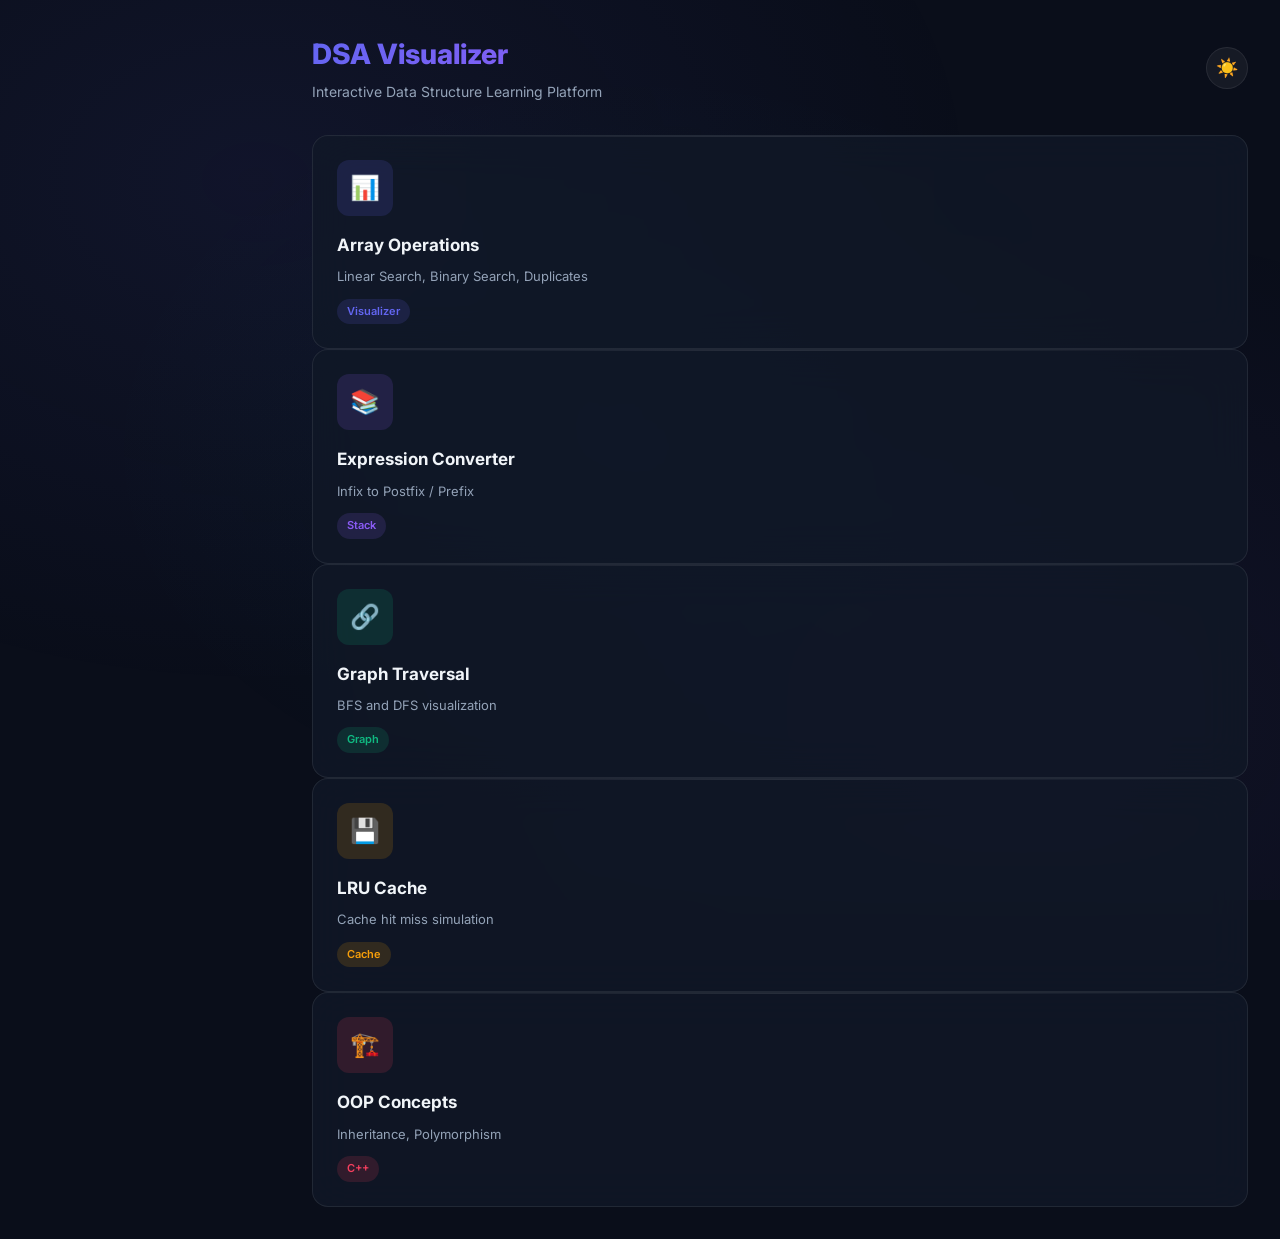
<file: DSA-Visualizer-Interactive-Data-Structure-Learning-Platform/index.html>
<!DOCTYPE html>
<html lang="en">
<head>
<meta charset="UTF-8">
<meta name="viewport" content="width=device-width, initial-scale=1.0">
<title>DSA Visualizer</title>

<link rel="stylesheet" href="css/style.css">
<script defer src="js/app.js"></script>
</head>

<body>

<div id="sidebar"></div>

<main class="main-content">

<div class="page-header">
<div>
<h1>DSA Visualizer</h1>
<p>Interactive Data Structure Learning Platform</p>
</div>
<button class="theme-toggle">☀️</button>
</div>

<div class="dashboard-grid">

<a href="array.html" class="glass-card topic-card card-blue">
<div class="card-icon">📊</div>
<h3>Array Operations</h3>
<p>Linear Search, Binary Search, Duplicates</p>
<span class="card-tag">Visualizer</span>
</a>

<a href="expression.html" class="glass-card topic-card card-purple">
<div class="card-icon">📚</div>
<h3>Expression Converter</h3>
<p>Infix to Postfix / Prefix</p>
<span class="card-tag">Stack</span>
</a>

<a href="graph.html" class="glass-card topic-card card-emerald">
<div class="card-icon">🔗</div>
<h3>Graph Traversal</h3>
<p>BFS and DFS visualization</p>
<span class="card-tag">Graph</span>
</a>

<a href="lru.html" class="glass-card topic-card card-amber">
<div class="card-icon">💾</div>
<h3>LRU Cache</h3>
<p>Cache hit miss simulation</p>
<span class="card-tag">Cache</span>
</a>

<a href="oop.html" class="glass-card topic-card card-rose">
<div class="card-icon">🏗️</div>
<h3>OOP Concepts</h3>
<p>Inheritance, Polymorphism</p>
<span class="card-tag">C++</span>
</a>

</div>

</main>

<script>
document.body.insertAdjacentHTML("afterbegin", getSidebarHTML());
</script>

</body>
</html>
</file>
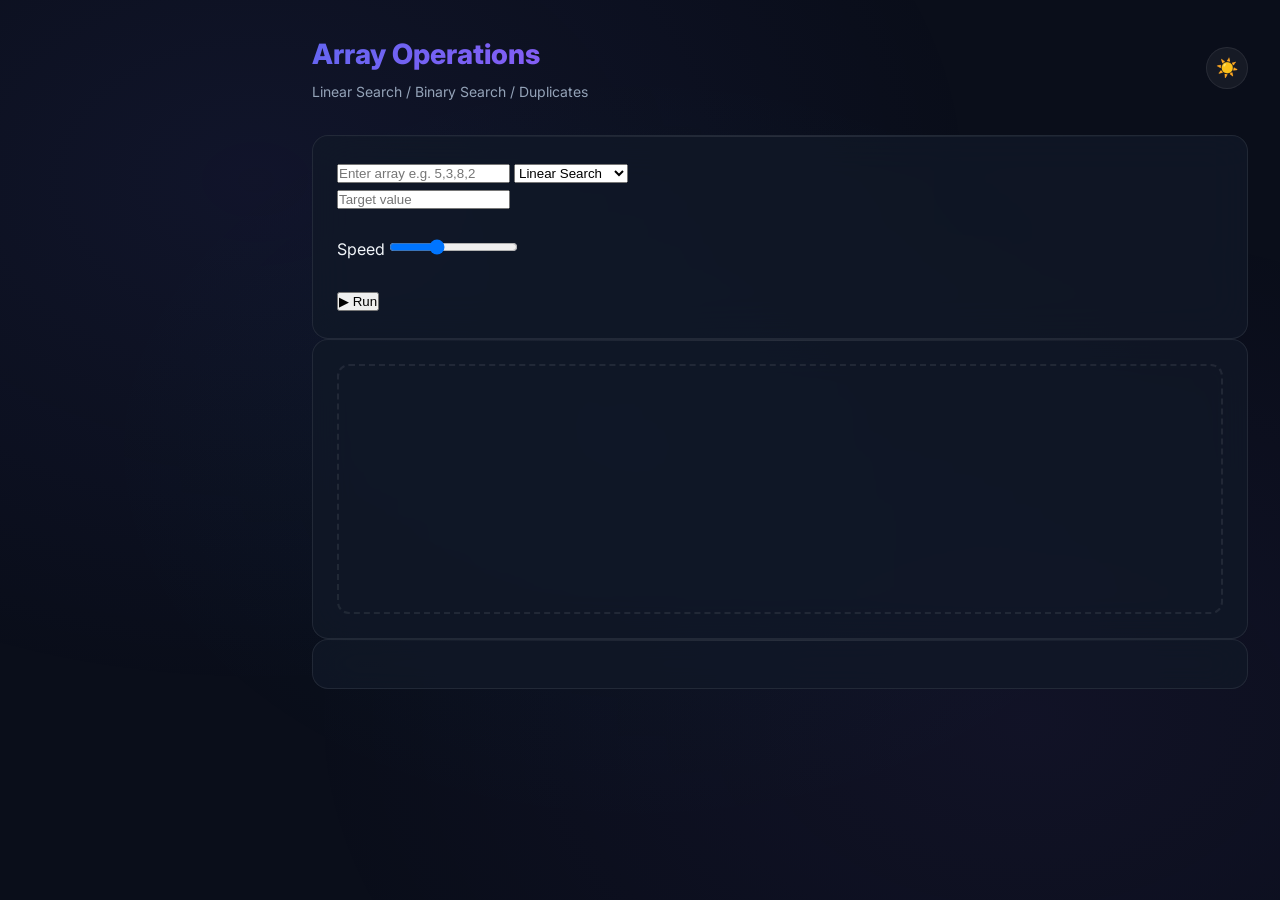
<file: DSA-Visualizer-Interactive-Data-Structure-Learning-Platform/array.html>
<!DOCTYPE html>
<html lang="en">
<head>
<meta charset="UTF-8">
<meta name="viewport" content="width=device-width, initial-scale=1.0">

<title>Array Operations</title>

<link rel="stylesheet" href="css/style.css">

<script defer src="js/app.js"></script>
<script defer src="js/array.js"></script>

</head>

<body>

<script>
document.body.insertAdjacentHTML("afterbegin", getSidebarHTML());
</script>

<main class="main-content">

<div class="page-header">
<div>
<h1>Array Operations</h1>
<p>Linear Search / Binary Search / Duplicates</p>
</div>
<button class="theme-toggle">☀️</button>
</div>

<div class="glass-card">

<input id="arrayInput" placeholder="Enter array e.g. 5,3,8,2">

<select id="operation" onchange="toggleTarget()">
<option value="linear">Linear Search</option>
<option value="binary">Binary Search</option>
<option value="duplicates">Find Duplicates</option>
</select>

<div id="targetGroup">
<input id="targetInput" placeholder="Target value">
</div>

<br>

<label>Speed</label>
<input type="range" id="speedSlider" min="100" max="1500" value="600">

<br><br>

<button id="runBtn" onclick="runArrayOp()">▶ Run</button>

</div>

<div class="glass-card">
<div id="arrayViz" class="array-container"></div>
</div>

<div class="glass-card">
<div id="stepLog"></div>
</div>

<div id="resultBox" class="glass-card" style="display:none">
<h3 id="resultText"></h3>
</div>

</main>

</body>
</html>
</file>
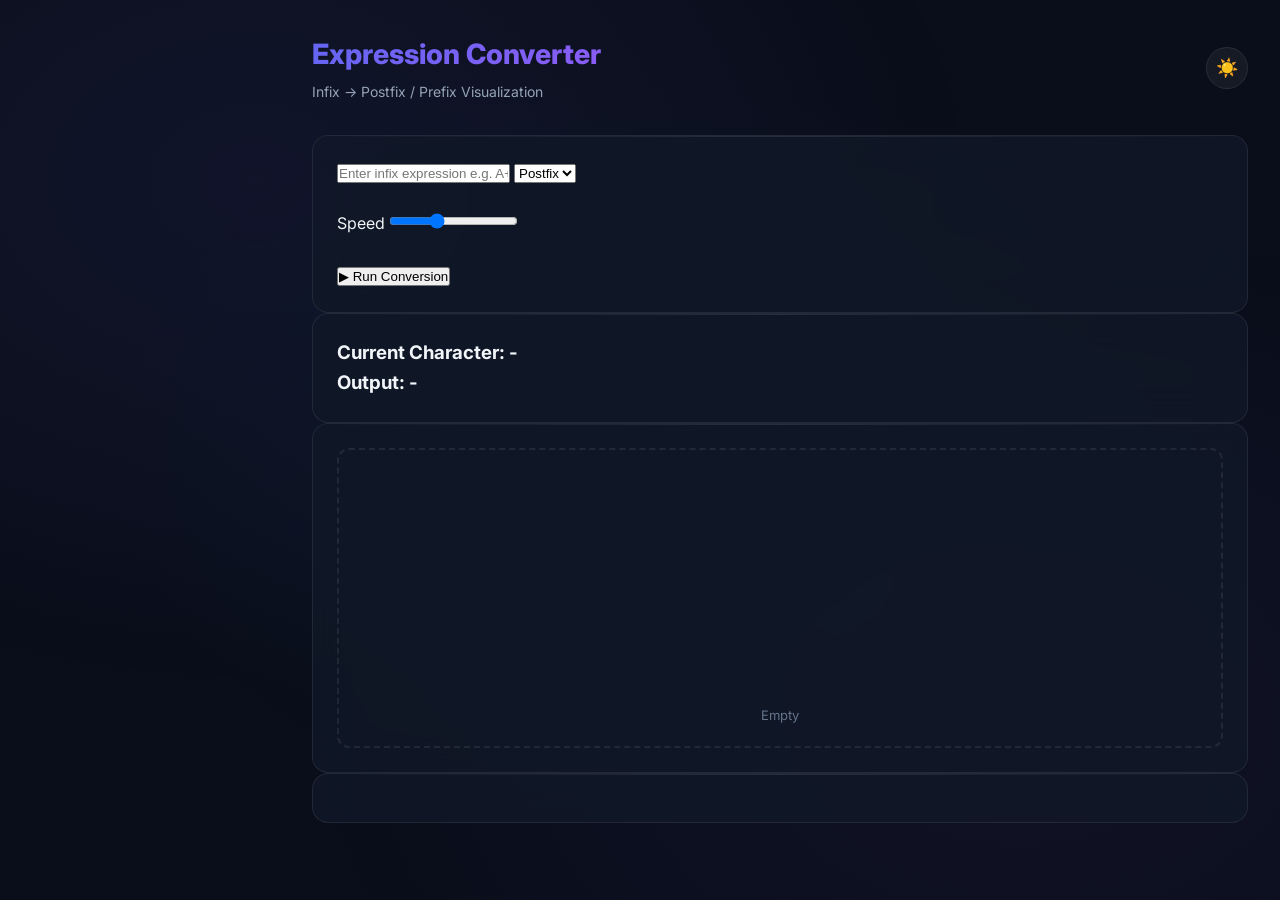
<file: DSA-Visualizer-Interactive-Data-Structure-Learning-Platform/expression.html>
<!DOCTYPE html>
<html lang="en">
<head>
<meta charset="UTF-8">
<meta name="viewport" content="width=device-width, initial-scale=1.0">

<title>Expression Converter</title>

<link rel="stylesheet" href="css/style.css">

<script defer src="js/app.js"></script>
<script defer src="js/expression.js"></script>

</head>

<body>

<script>
document.body.insertAdjacentHTML("afterbegin", getSidebarHTML());
</script>

<main class="main-content">

<div class="page-header">
<div>
<h1>Expression Converter</h1>
<p>Infix → Postfix / Prefix Visualization</p>
</div>
<button class="theme-toggle">☀️</button>
</div>

<div class="glass-card">

<input id="expressionInput" placeholder="Enter infix expression e.g. A+B*C">

<select id="conversionType">
<option value="postfix">Postfix</option>
<option value="prefix">Prefix</option>
</select>

<br><br>

<label>Speed</label>
<input type="range" id="speedSlider" min="100" max="1500" value="600">

<br><br>

<button id="runBtn" onclick="runConversion()">▶ Run Conversion</button>

</div>

<div class="glass-card">
<h3>Current Character: <span id="currentChar">-</span></h3>
<h3>Output: <span id="outputDisplay">-</span></h3>
</div>

<div class="glass-card">
<div id="stackViz" class="stack-container">
<div style="color:var(--text-muted);font-size:13px;">Empty</div>
</div>
</div>

<div class="glass-card">
<div id="stepLog"></div>
</div>

<div id="resultBox" class="glass-card" style="display:none">
<h3 id="resultText"></h3>
</div>

</main>

</body>
</html>
</file>
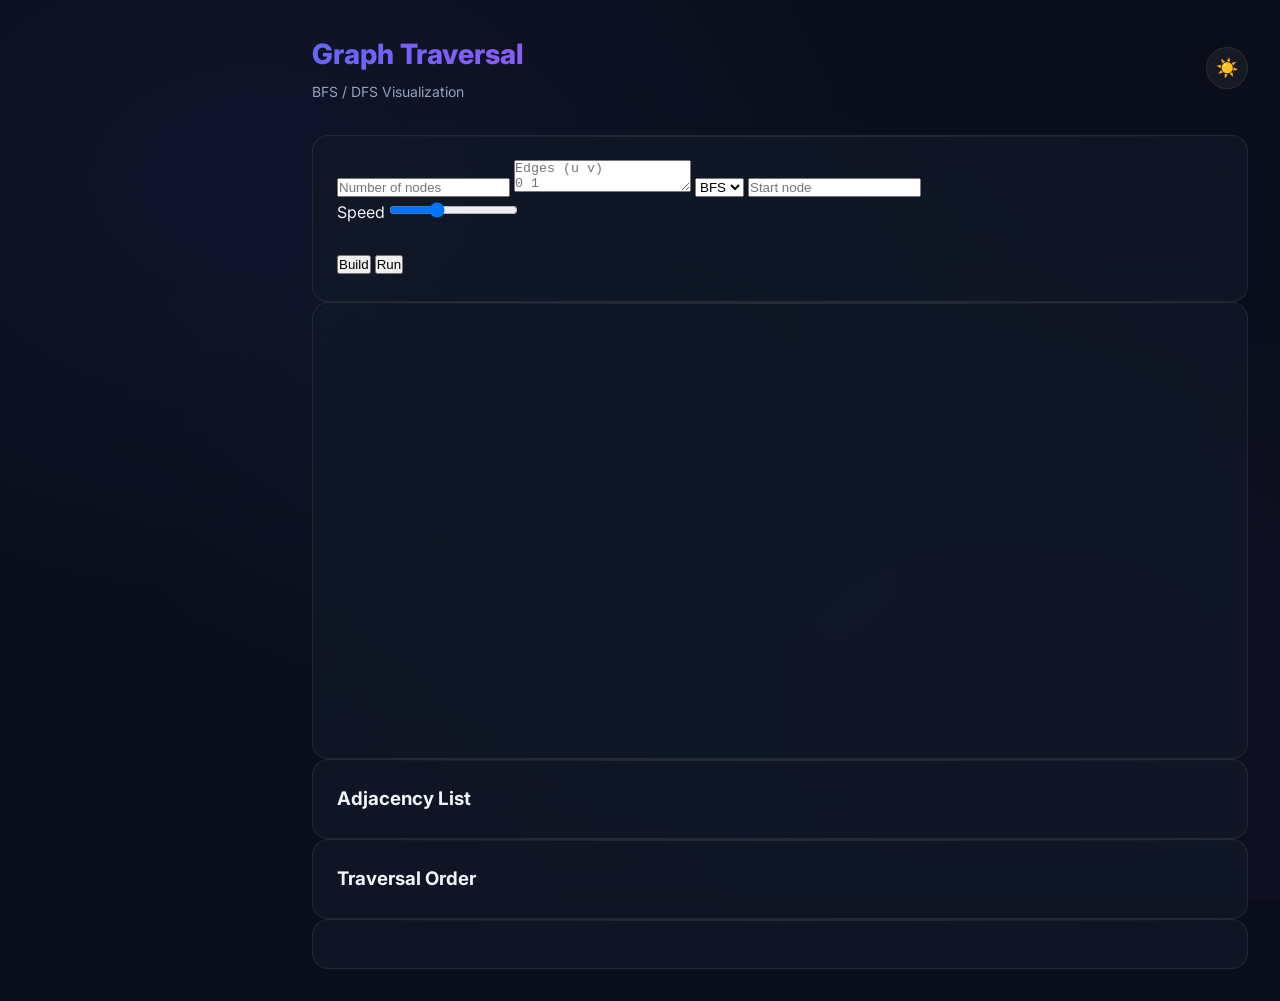
<file: DSA-Visualizer-Interactive-Data-Structure-Learning-Platform/graph.html>
<!DOCTYPE html>
<html lang="en">
<head>
<meta charset="UTF-8">
<meta name="viewport" content="width=device-width, initial-scale=1.0">

<title>Graph Traversal</title>

<link rel="stylesheet" href="css/style.css">

<script defer src="js/app.js"></script>
<script defer src="js/graph.js"></script>

</head>

<body>

<script>
document.body.insertAdjacentHTML("afterbegin", getSidebarHTML());
</script>

<main class="main-content">

<div class="page-header">
<div>
<h1>Graph Traversal</h1>
<p>BFS / DFS Visualization</p>
</div>
<button class="theme-toggle">☀️</button>
</div>

<div class="glass-card">

<input id="nodeCount" placeholder="Number of nodes">

<textarea id="edgeInput" placeholder="Edges (u v)
0 1
1 2
2 3"></textarea>

<select id="algorithm">
<option value="bfs">BFS</option>
<option value="dfs">DFS</option>
</select>

<input id="startNode" placeholder="Start node">

<br>

<label>Speed</label>
<input type="range" id="speedSlider" min="100" max="1500" value="600">

<br><br>

<button onclick="buildGraph()">Build</button>
<button id="runBtn" onclick="runTraversal()">Run</button>

</div>

<div class="glass-card">
<canvas id="graphCanvas" height="400"></canvas>
</div>

<div class="glass-card">
<h3>Adjacency List</h3>
<div id="adjListDisplay"></div>
</div>

<div class="glass-card">
<h3>Traversal Order</h3>
<div id="traversalOrder"></div>
</div>

<div class="glass-card">
<div id="stepLog"></div>
</div>

</main>

</body>
</html>
</file>
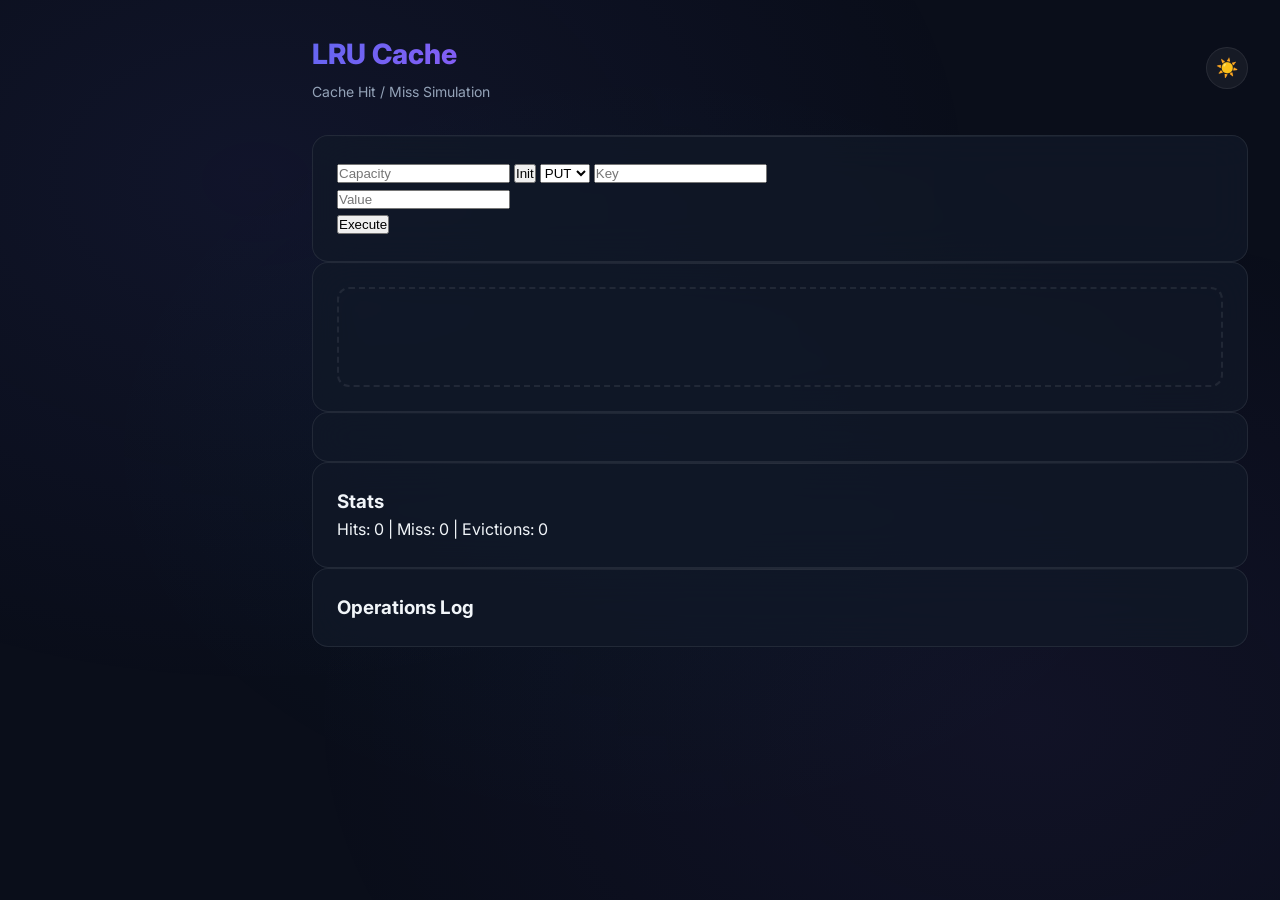
<file: DSA-Visualizer-Interactive-Data-Structure-Learning-Platform/lru.html>
<!DOCTYPE html>
<html lang="en">
<head>
<meta charset="UTF-8">
<meta name="viewport" content="width=device-width, initial-scale=1.0">

<title>LRU Cache</title>

<link rel="stylesheet" href="css/style.css">

<script defer src="js/app.js"></script>
<script defer src="js/lru.js"></script>

</head>

<body>

<script>
document.body.insertAdjacentHTML("afterbegin", getSidebarHTML());
</script>

<main class="main-content">

<div class="page-header">
<div>
<h1>LRU Cache</h1>
<p>Cache Hit / Miss Simulation</p>
</div>
<button class="theme-toggle">☀️</button>
</div>

<div class="glass-card">

<input id="capacityInput" placeholder="Capacity">

<button onclick="initCache()">Init</button>

<select id="opType" onchange="toggleValueField()">
<option value="put">PUT</option>
<option value="get">GET</option>
</select>

<input id="keyInput" placeholder="Key">

<div id="valueGroup">
<input id="valueInput" placeholder="Value">
</div>

<button onclick="executeOp()">Execute</button>

</div>

<div class="glass-card">
<div id="cacheViz" class="cache-container"></div>
</div>

<div class="glass-card">
<div id="linkedListViz"></div>
</div>

<div id="statusBox" class="glass-card" style="display:none">
<h3 id="statusText"></h3>
</div>

<div class="glass-card">
<h3>Stats</h3>
Hits: <span id="hitCount">0</span> |
Miss: <span id="missCount">0</span> |
Evictions: <span id="evictCount">0</span>
</div>

<div class="glass-card">
<h3>Operations Log</h3>
<div id="opLog"></div>
</div>

</main>

</body>
</html>
</file>
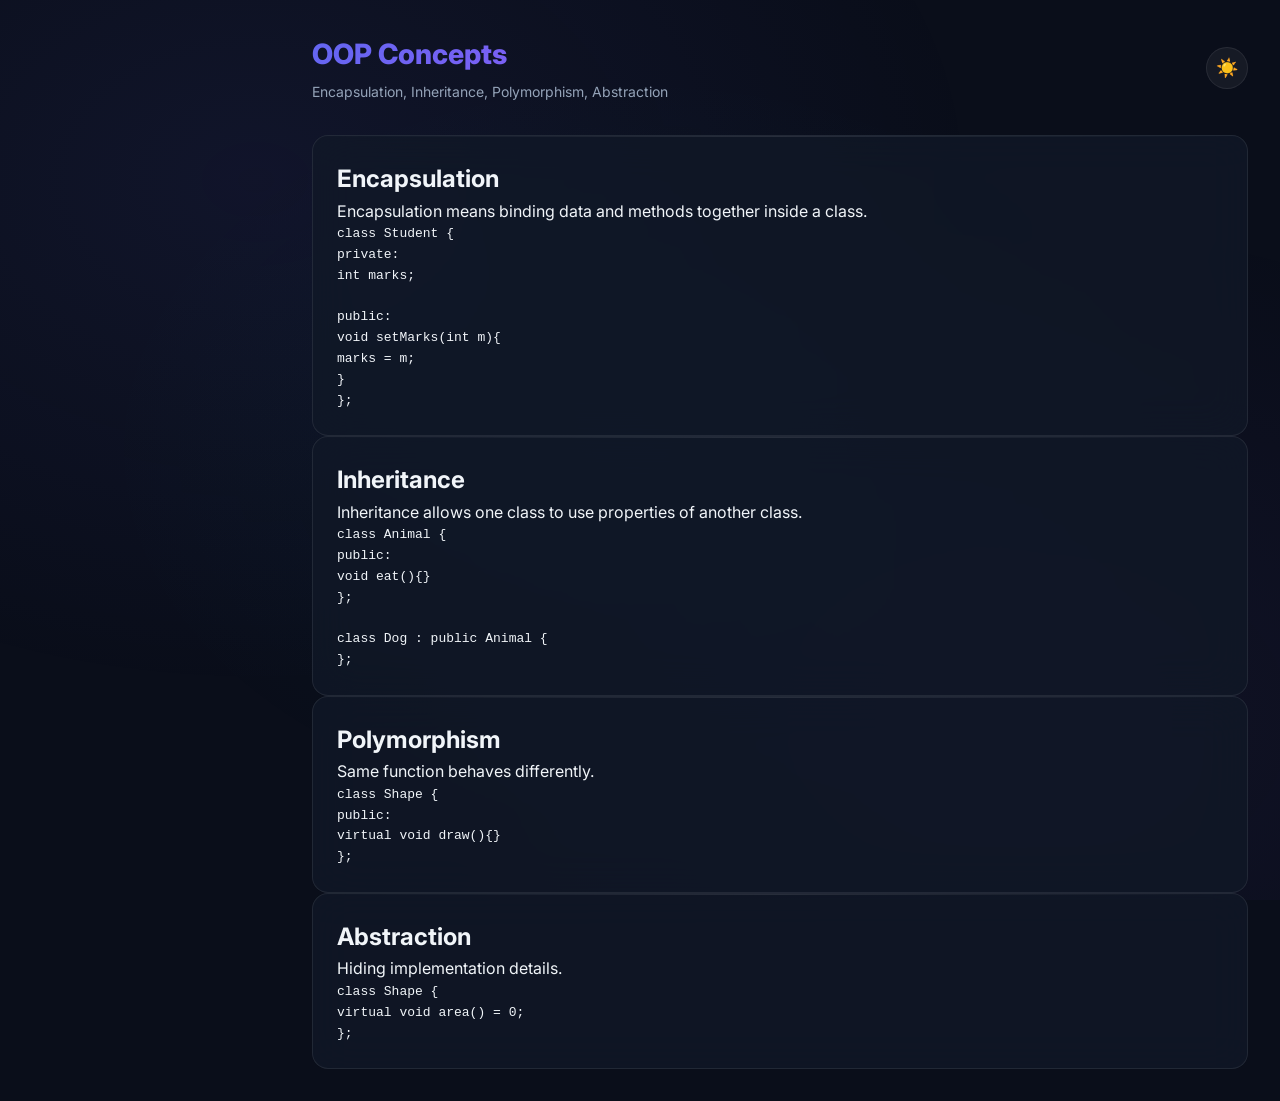
<file: DSA-Visualizer-Interactive-Data-Structure-Learning-Platform/oop.html>
<!DOCTYPE html>
<html lang="en">
<head>
<meta charset="UTF-8">
<meta name="viewport" content="width=device-width, initial-scale=1.0">

<title>OOP Concepts</title>

<link rel="stylesheet" href="css/style.css">
<script defer src="js/app.js"></script>

</head>

<body>

<script>
document.body.insertAdjacentHTML("afterbegin", getSidebarHTML());
</script>

<main class="main-content">

<div class="page-header">
<div>
<h1>OOP Concepts</h1>
<p>Encapsulation, Inheritance, Polymorphism, Abstraction</p>
</div>
<button class="theme-toggle">☀️</button>
</div>

<div class="glass-card">
<h2>Encapsulation</h2>
<p>Encapsulation means binding data and methods together inside a class.</p>
<pre>
class Student {
private:
int marks;

public:
void setMarks(int m){
marks = m;
}
};
</pre>
</div>

<div class="glass-card">
<h2>Inheritance</h2>
<p>Inheritance allows one class to use properties of another class.</p>
<pre>
class Animal {
public:
void eat(){}
};

class Dog : public Animal {
};
</pre>
</div>

<div class="glass-card">
<h2>Polymorphism</h2>
<p>Same function behaves differently.</p>
<pre>
class Shape {
public:
virtual void draw(){}
};
</pre>
</div>

<div class="glass-card">
<h2>Abstraction</h2>
<p>Hiding implementation details.</p>
<pre>
class Shape {
virtual void area() = 0;
};
</pre>
</div>

</main>

</body>
</html>
</file>
<file: DSA-Visualizer-Interactive-Data-Structure-Learning-Platform/css/style.css>
/* ============================================
   DSA Learning Platform - Design System
   Premium Dark Theme + Glassmorphism
   ============================================ */

/* Google Fonts */
@import url('https://fonts.googleapis.com/css2?family=Inter:wght@300;400;500;600;700;800&family=JetBrains+Mono:wght@400;500;600&display=swap');

/* ===== CSS Custom Properties ===== */
:root {
    /* Primary Palette */
    --bg-primary: #0a0e1a;
    --bg-secondary: #111827;
    --bg-card: rgba(17, 24, 39, 0.8);
    --bg-glass: rgba(255, 255, 255, 0.05);
    --bg-glass-hover: rgba(255, 255, 255, 0.08);

    /* Accent Colors */
    --accent-blue: #6366f1;
    --accent-blue-glow: rgba(99, 102, 241, 0.3);
    --accent-purple: #8b5cf6;
    --accent-emerald: #10b981;
    --accent-amber: #f59e0b;
    --accent-rose: #f43f5e;
    --accent-cyan: #06b6d4;

    /* Gradients */
    --gradient-primary: linear-gradient(135deg, #6366f1, #8b5cf6);
    --gradient-success: linear-gradient(135deg, #10b981, #06b6d4);
    --gradient-warning: linear-gradient(135deg, #f59e0b, #f43f5e);
    --gradient-card: linear-gradient(135deg, rgba(99, 102, 241, 0.1), rgba(139, 92, 246, 0.05));

    /* Text */
    --text-primary: #f1f5f9;
    --text-secondary: #94a3b8;
    --text-muted: #64748b;

    /* Borders */
    --border-color: rgba(255, 255, 255, 0.08);
    --border-glow: rgba(99, 102, 241, 0.4);

    /* Shadows */
    --shadow-sm: 0 2px 8px rgba(0, 0, 0, 0.3);
    --shadow-md: 0 4px 16px rgba(0, 0, 0, 0.4);
    --shadow-lg: 0 8px 32px rgba(0, 0, 0, 0.5);
    --shadow-glow: 0 0 20px rgba(99, 102, 241, 0.2);

    /* Spacing */
    --sidebar-width: 280px;
    --header-height: 70px;

    /* Radius */
    --radius-sm: 8px;
    --radius-md: 12px;
    --radius-lg: 16px;
    --radius-xl: 20px;

    /* Transitions */
    --transition-fast: 0.2s ease;
    --transition-normal: 0.3s ease;
    --transition-slow: 0.5s ease;
}

/* ===== Light Mode ===== */
[data-theme="light"] {
    --bg-primary: #f8fafc;
    --bg-secondary: #ffffff;
    --bg-card: rgba(255, 255, 255, 0.9);
    --bg-glass: rgba(0, 0, 0, 0.03);
    --bg-glass-hover: rgba(0, 0, 0, 0.06);
    --text-primary: #0f172a;
    --text-secondary: #475569;
    --text-muted: #94a3b8;
    --border-color: rgba(0, 0, 0, 0.08);
    --shadow-sm: 0 2px 8px rgba(0, 0, 0, 0.08);
    --shadow-md: 0 4px 16px rgba(0, 0, 0, 0.1);
    --shadow-lg: 0 8px 32px rgba(0, 0, 0, 0.12);
}

/* ===== Reset & Base ===== */
* {
    margin: 0;
    padding: 0;
    box-sizing: border-box;
}

html {
    scroll-behavior: smooth;
}

body {
    font-family: 'Inter', -apple-system, BlinkMacSystemFont, sans-serif;
    background-color: var(--bg-primary);
    color: var(--text-primary);
    line-height: 1.6;
    min-height: 100vh;
    overflow-x: hidden;
}

/* Background pattern */
body::before {
    content: '';
    position: fixed;
    top: 0;
    left: 0;
    width: 100%;
    height: 100%;
    background:
        radial-gradient(ellipse at 20% 20%, rgba(99, 102, 241, 0.08) 0%, transparent 50%),
        radial-gradient(ellipse at 80% 80%, rgba(139, 92, 246, 0.06) 0%, transparent 50%),
        radial-gradient(ellipse at 50% 50%, rgba(6, 182, 212, 0.04) 0%, transparent 60%);
    pointer-events: none;
    z-index: 0;
}

/* ===== Sidebar Navigation ===== */
.sidebar {
    position: fixed;
    top: 0;
    left: 0;
    width: var(--sidebar-width);
    height: 100vh;
    background: var(--bg-secondary);
    border-right: 1px solid var(--border-color);
    padding: 0;
    z-index: 1000;
    display: flex;
    flex-direction: column;
    transition: transform var(--transition-normal);
    overflow-y: auto;
}

.sidebar-brand {
    padding: 24px 20px;
    border-bottom: 1px solid var(--border-color);
    display: flex;
    align-items: center;
    gap: 12px;
}

.sidebar-brand .brand-icon {
    width: 42px;
    height: 42px;
    background: var(--gradient-primary);
    border-radius: var(--radius-md);
    display: flex;
    align-items: center;
    justify-content: center;
    font-size: 20px;
    box-shadow: var(--shadow-glow);
}

.sidebar-brand h2 {
    font-size: 18px;
    font-weight: 700;
    background: var(--gradient-primary);
    -webkit-background-clip: text;
    -webkit-text-fill-color: transparent;
    background-clip: text;
}

.sidebar-brand small {
    font-size: 11px;
    color: var(--text-muted);
    display: block;
    margin-top: 2px;
}

.sidebar-nav {
    padding: 16px 12px;
    flex: 1;
}

.nav-section-title {
    font-size: 11px;
    font-weight: 600;
    text-transform: uppercase;
    letter-spacing: 1.2px;
    color: var(--text-muted);
    padding: 12px 12px 8px;
    margin-top: 8px;
}

.nav-link {
    display: flex;
    align-items: center;
    gap: 12px;
    padding: 11px 14px;
    color: var(--text-secondary);
    text-decoration: none;
    border-radius: var(--radius-sm);
    font-size: 14px;
    font-weight: 500;
    transition: all var(--transition-fast);
    margin-bottom: 2px;
    position: relative;
}

.nav-link:hover {
    background: var(--bg-glass-hover);
    color: var(--text-primary);
    transform: translateX(4px);
}

.nav-link.active {
    background: var(--gradient-primary);
    color: #fff;
    box-shadow: var(--shadow-glow);
}

.nav-link .nav-icon {
    width: 20px;
    text-align: center;
    font-size: 16px;
}

/* Mobile sidebar toggle */
.sidebar-toggle {
    display: none;
    position: fixed;
    top: 16px;
    left: 16px;
    z-index: 1100;
    background: var(--gradient-primary);
    border: none;
    color: white;
    width: 44px;
    height: 44px;
    border-radius: var(--radius-sm);
    font-size: 20px;
    cursor: pointer;
    box-shadow: var(--shadow-md);
}

/* Mobile overlay */
.sidebar-overlay {
    display: none;
    position: fixed;
    inset: 0;
    background: rgba(0, 0, 0, 0.5);
    z-index: 999;
}

/* ===== Main Content Area ===== */
.main-content {
    margin-left: var(--sidebar-width);
    padding: 32px;
    min-height: 100vh;
    position: relative;
    z-index: 1;
}

/* ===== Header ===== */
.page-header {
    display: flex;
    align-items: center;
    justify-content: space-between;
    margin-bottom: 32px;
    flex-wrap: wrap;
    gap: 16px;
}

.page-header h1 {
    font-size: 28px;
    font-weight: 800;
    background: var(--gradient-primary);
    -webkit-background-clip: text;
    -webkit-text-fill-color: transparent;
    background-clip: text;
}

.page-header p {
    color: var(--text-secondary);
    font-size: 14px;
    margin-top: 4px;
}

/* Theme toggle */
.theme-toggle {
    background: var(--bg-glass);
    border: 1px solid var(--border-color);
    color: var(--text-primary);
    width: 42px;
    height: 42px;
    border-radius: 50%;
    font-size: 18px;
    cursor: pointer;
    display: flex;
    align-items: center;
    justify-content: center;
    transition: all var(--transition-fast);
}

.theme-toggle:hover {
    background: var(--bg-glass-hover);
    border-color: var(--border-glow);
    box-shadow: var(--shadow-glow);
}

/* ===== Cards ===== */
.glass-card {
    background: var(--bg-card);
    backdrop-filter: blur(20px);
    -webkit-backdrop-filter: blur(20px);
    border: 1px solid var(--border-color);
    border-radius: var(--radius-lg);
    padding: 24px;
    transition: all var(--transition-normal);
    position: relative;
    overflow: hidden;
}

.glass-card::before {
    content: '';
    position: absolute;
    top: 0;
    left: 0;
    right: 0;
    height: 1px;
    background: linear-gradient(90deg, transparent, rgba(255, 255, 255, 0.1), transparent);
}

.glass-card:hover {
    border-color: var(--border-glow);
    box-shadow: var(--shadow-glow);
    transform: translateY(-2px);
}

/* Topic cards on dashboard */
.topic-card {
    cursor: pointer;
    text-decoration: none;
    color: inherit;
    display: block;
}

.topic-card .card-icon {
    width: 56px;
    height: 56px;
    border-radius: var(--radius-md);
    display: flex;
    align-items: center;
    justify-content: center;
    font-size: 24px;
    margin-bottom: 16px;
    position: relative;
}

.topic-card .card-icon::after {
    content: '';
    position: absolute;
    inset: 0;
    border-radius: var(--radius-md);
    opacity: 0.15;
}

.topic-card h3 {
    font-size: 17px;
    font-weight: 700;
    margin-bottom: 8px;
}

.topic-card p {
    color: var(--text-secondary);
    font-size: 13px;
    line-height: 1.5;
}

.topic-card .card-tag {
    display: inline-block;
    padding: 4px 10px;
    border-radius: 20px;
    font-size: 11px;
    font-weight: 600;
    margin-top: 12px;
}

/* Card color variants via bg */
.card-blue .card-icon { background: rgba(99, 102, 241, 0.15); color: var(--accent-blue); }
.card-blue .card-tag { background: rgba(99, 102, 241, 0.15); color: var(--accent-blue); }

.card-emerald .card-icon { background: rgba(16, 185, 129, 0.15); color: var(--accent-emerald); }
.card-emerald .card-tag { background: rgba(16, 185, 129, 0.15); color: var(--accent-emerald); }

.card-amber .card-icon { background: rgba(245, 158, 11, 0.15); color: var(--accent-amber); }
.card-amber .card-tag { background: rgba(245, 158, 11, 0.15); color: var(--accent-amber); }

.card-rose .card-icon { background: rgba(244, 63, 94, 0.15); color: var(--accent-rose); }
.card-rose .card-tag { background: rgba(244, 63, 94, 0.15); color: var(--accent-rose); }

.card-purple .card-icon { background: rgba(139, 92, 246, 0.15); color: var(--accent-purple); }
.card-purple .card-tag { background: rgba(139, 92, 246, 0.15); color: var(--accent-purple); }

.card-cyan .card-icon { background: rgba(6, 182, 212, 0.15); color: var(--accent-cyan); }
.card-cyan .card-tag { background: rgba(6, 182, 212, 0.15); color: var(--accent-cyan); }

/* ===== Visualizer Components ===== */

/* Stack visualization */
.stack-container {
    display: flex;
    flex-direction: column-reverse;
    align-items: center;
    gap: 4px;
    min-height: 300px;
    padding: 20px;
    border: 2px dashed var(--border-color);
    border-radius: var(--radius-md);
    justify-content: flex-start;
}

.stack-item {
    width: 80px;
    height: 44px;
    display: flex;
    align-items: center;
    justify-content: center;
    background: var(--gradient-primary);
    color: white;
    font-family: 'JetBrains Mono', monospace;
    font-weight: 600;
    font-size: 18px;
    border-radius: var(--radius-sm);
    animation: stackPush 0.4s cubic-bezier(0.34, 1.56, 0.64, 1);
    box-shadow: var(--shadow-sm);
}

.stack-item.popping {
    animation: stackPop 0.3s ease forwards;
}

@keyframes stackPush {
    from { transform: translateX(100px) scale(0.5); opacity: 0; }
    to { transform: translateX(0) scale(1); opacity: 1; }
}

@keyframes stackPop {
    from { transform: translateX(0) scale(1); opacity: 1; }
    to { transform: translateX(-100px) scale(0.5); opacity: 0; }
}

/* Array bars */
.array-container {
    display: flex;
    align-items: flex-end;
    gap: 6px;
    min-height: 250px;
    padding: 20px;
    border: 2px dashed var(--border-color);
    border-radius: var(--radius-md);
    justify-content: center;
}

.array-bar {
    width: 48px;
    min-height: 30px;
    background: var(--gradient-primary);
    border-radius: var(--radius-sm) var(--radius-sm) 0 0;
    display: flex;
    align-items: flex-end;
    justify-content: center;
    padding-bottom: 6px;
    color: white;
    font-family: 'JetBrains Mono', monospace;
    font-size: 13px;
    font-weight: 600;
    transition: all var(--transition-normal);
    position: relative;
}

.array-bar.comparing {
    background: var(--gradient-warning);
    box-shadow: 0 0 15px rgba(245, 158, 11, 0.4);
    transform: scaleY(1.05);
}

.array-bar.found {
    background: var(--gradient-success);
    box-shadow: 0 0 20px rgba(16, 185, 129, 0.5);
    transform: scaleY(1.1);
}

.array-bar.low-ptr, .array-bar.high-ptr, .array-bar.mid-ptr {
    position: relative;
}

.array-bar.low-ptr::after { content: 'L'; position: absolute; top: -22px; font-size: 12px; color: var(--accent-cyan); font-weight: 700; }
.array-bar.mid-ptr::after { content: 'M'; position: absolute; top: -22px; font-size: 12px; color: var(--accent-amber); font-weight: 700; }
.array-bar.high-ptr::after { content: 'H'; position: absolute; top: -22px; font-size: 12px; color: var(--accent-rose); font-weight: 700; }

.array-bar.duplicate {
    background: linear-gradient(135deg, var(--accent-rose), #e11d48);
    box-shadow: 0 0 15px rgba(244, 63, 94, 0.4);
}

/* LRU Cache blocks */
.cache-container {
    display: flex;
    gap: 8px;
    padding: 20px;
    justify-content: center;
    flex-wrap: wrap;
    min-height: 100px;
    border: 2px dashed var(--border-color);
    border-radius: var(--radius-md);
    align-items: center;
}

.cache-block {
    width: 90px;
    height: 70px;
    background: var(--bg-glass);
    border: 2px solid var(--border-color);
    border-radius: var(--radius-md);
    display: flex;
    flex-direction: column;
    align-items: center;
    justify-content: center;
    font-family: 'JetBrains Mono', monospace;
    transition: all var(--transition-normal);
}

.cache-block .cache-key {
    font-size: 11px;
    color: var(--text-muted);
    margin-bottom: 4px;
}

.cache-block .cache-value {
    font-size: 18px;
    font-weight: 700;
    color: var(--text-primary);
}

.cache-block.hit {
    border-color: var(--accent-emerald);
    background: rgba(16, 185, 129, 0.1);
    box-shadow: 0 0 15px rgba(16, 185, 129, 0.3);
    animation: cacheHit 0.5s ease;
}

.cache-block.miss {
    border-color: var(--accent-rose);
    background: rgba(244, 63, 94, 0.1);
    box-shadow: 0 0 15px rgba(244, 63, 94, 0.3);
}

.cache-block.new-entry {
    animation: cacheAdd 0.4s cubic-bezier(0.34, 1.56, 0.64, 1);
}

.cache-block.evicted {
    animation: cacheEvict 0.4s ease forwards;
}

@keyframes cacheHit {
    0%, 100% { transform: scale(1); }
    50% { transform: scale(1.1); }
}

@keyframes cacheAdd {
    from { transform: scale(0) rotate(10deg); opacity: 0; }
    to { transform: scale(1) rotate(0); opacity: 1; }
}

@keyframes cacheEvict {
    from { transform: scale(1); opacity: 1; }
    to { transform: scale(0) translateY(20px); opacity: 0; }
}

/* Graph visualization */
.graph-canvas-container {
    width: 100%;
    height: 400px;
    border: 2px dashed var(--border-color);
    border-radius: var(--radius-md);
    position: relative;
    overflow: hidden;
    background: var(--bg-glass);
}

.graph-canvas-container canvas {
    width: 100%;
    height: 100%;
}

/* ===== Code Display ===== */
.code-block {
    background: #1a1a2e;
    border: 1px solid var(--border-color);
    border-radius: var(--radius-md);
    overflow: hidden;
}

.code-block-header {
    display: flex;
    align-items: center;
    justify-content: space-between;
    padding: 10px 16px;
    background: rgba(255, 255, 255, 0.03);
    border-bottom: 1px solid var(--border-color);
}

.code-block-header .filename {
    font-family: 'JetBrains Mono', monospace;
    font-size: 13px;
    color: var(--text-secondary);
}

.code-block-header .copy-btn {
    background: none;
    border: 1px solid var(--border-color);
    color: var(--text-secondary);
    padding: 4px 10px;
    border-radius: var(--radius-sm);
    font-size: 12px;
    cursor: pointer;
    transition: all var(--transition-fast);
}

.code-block-header .copy-btn:hover {
    border-color: var(--accent-blue);
    color: var(--accent-blue);
}

.code-block pre {
    padding: 16px;
    overflow-x: auto;
    margin: 0;
}

.code-block code {
    font-family: 'JetBrains Mono', monospace;
    font-size: 13px;
    line-height: 1.7;
    color: #e2e8f0;
}

/* Syntax highlighting tokens */
.keyword { color: #c792ea; font-weight: 600; }
.type { color: #ffcb6b; }
.string { color: #c3e88d; }
.comment { color: #546e7a; font-style: italic; }
.function { color: #82aaff; }
.number { color: #f78c6c; }
.operator { color: #89ddff; }

/* ===== Step Log ===== */
.step-log {
    max-height: 300px;
    overflow-y: auto;
    padding: 16px;
    background: var(--bg-glass);
    border: 1px solid var(--border-color);
    border-radius: var(--radius-md);
    font-family: 'JetBrains Mono', monospace;
    font-size: 13px;
    line-height: 1.8;
}

.step-log .step {
    padding: 4px 0;
    border-bottom: 1px solid rgba(255, 255, 255, 0.03);
    animation: stepFadeIn 0.3s ease;
}

.step-log .step.active {
    color: var(--accent-blue);
    font-weight: 600;
}

.step-log .step.completed {
    color: var(--accent-emerald);
}

@keyframes stepFadeIn {
    from { opacity: 0; transform: translateX(-10px); }
    to { opacity: 1; transform: translateX(0); }
}

/* ===== Buttons ===== */
.btn-primary-custom {
    background: var(--gradient-primary);
    color: white;
    border: none;
    padding: 10px 24px;
    border-radius: var(--radius-sm);
    font-family: 'Inter', sans-serif;
    font-weight: 600;
    font-size: 14px;
    cursor: pointer;
    transition: all var(--transition-fast);
    box-shadow: var(--shadow-sm);
}

.btn-primary-custom:hover {
    box-shadow: var(--shadow-glow);
    transform: translateY(-1px);
    color: white;
}

.btn-outline-custom {
    background: transparent;
    color: var(--accent-blue);
    border: 1px solid var(--accent-blue);
    padding: 10px 24px;
    border-radius: var(--radius-sm);
    font-family: 'Inter', sans-serif;
    font-weight: 600;
    font-size: 14px;
    cursor: pointer;
    transition: all var(--transition-fast);
}

.btn-outline-custom:hover {
    background: rgba(99, 102, 241, 0.1);
    box-shadow: var(--shadow-glow);
    color: var(--accent-blue);
}

/* ===== Form Controls ===== */
.form-control-custom {
    background: var(--bg-glass);
    border: 1px solid var(--border-color);
    color: var(--text-primary);
    padding: 10px 16px;
    border-radius: var(--radius-sm);
    font-family: 'Inter', sans-serif;
    font-size: 14px;
    transition: all var(--transition-fast);
    width: 100%;
}

.form-control-custom:focus {
    outline: none;
    border-color: var(--accent-blue);
    box-shadow: 0 0 0 3px var(--accent-blue-glow);
    background: var(--bg-glass-hover);
}

.form-control-custom::placeholder {
    color: var(--text-muted);
}

/* Select */
.form-select-custom {
    background: var(--bg-glass);
    border: 1px solid var(--border-color);
    color: var(--text-primary);
    padding: 10px 16px;
    border-radius: var(--radius-sm);
    font-family: 'Inter', sans-serif;
    font-size: 14px;
    width: 100%;
    cursor: pointer;
}

.form-select-custom option {
    background: var(--bg-secondary);
    color: var(--text-primary);
}

/* ===== Status Badges ===== */
.badge-hit {
    background: rgba(16, 185, 129, 0.15);
    color: var(--accent-emerald);
    padding: 4px 12px;
    border-radius: 20px;
    font-size: 12px;
    font-weight: 600;
}

.badge-miss {
    background: rgba(244, 63, 94, 0.15);
    color: var(--accent-rose);
    padding: 4px 12px;
    border-radius: 20px;
    font-size: 12px;
    font-weight: 600;
}

/* ===== Hero Section (Dashboard) ===== */
.hero-section {
    background: var(--gradient-card);
    border: 1px solid var(--border-color);
    border-radius: var(--radius-xl);
    padding: 48px 40px;
    margin-bottom: 32px;
    position: relative;
    overflow: hidden;
}

.hero-section::before {
    content: '';
    position: absolute;
    top: -50%;
    right: -20%;
    width: 400px;
    height: 400px;
    background: radial-gradient(circle, rgba(99, 102, 241, 0.12) 0%, transparent 70%);
    border-radius: 50%;
}

.hero-section h1 {
    font-size: 36px;
    font-weight: 800;
    margin-bottom: 12px;
    position: relative;
}

.hero-section p {
    color: var(--text-secondary);
    font-size: 16px;
    max-width: 600px;
    position: relative;
}

.hero-stats {
    display: flex;
    gap: 32px;
    margin-top: 28px;
    position: relative;
}

.hero-stat {
    text-align: center;
}

.hero-stat .stat-value {
    font-size: 28px;
    font-weight: 800;
    background: var(--gradient-primary);
    -webkit-background-clip: text;
    -webkit-text-fill-color: transparent;
    background-clip: text;
}

.hero-stat .stat-label {
    font-size: 12px;
    color: var(--text-muted);
    margin-top: 4px;
}

/* ===== Explanation / Theory Sections ===== */
.theory-box {
    background: var(--bg-glass);
    border-left: 3px solid var(--accent-blue);
    border-radius: 0 var(--radius-sm) var(--radius-sm) 0;
    padding: 16px 20px;
    margin: 16px 0;
    color: var(--text-secondary);
    font-size: 14px;
    line-height: 1.7;
}

.theory-box h4 {
    color: var(--text-primary);
    margin-bottom: 8px;
    font-weight: 600;
}

/* ===== Operation Log Table ===== */
.log-table {
    width: 100%;
    border-collapse: separate;
    border-spacing: 0;
    font-size: 13px;
}

.log-table th {
    background: var(--bg-glass);
    color: var(--text-secondary);
    font-weight: 600;
    text-transform: uppercase;
    letter-spacing: 0.8px;
    font-size: 11px;
    padding: 10px 14px;
    text-align: left;
    border-bottom: 1px solid var(--border-color);
}

.log-table td {
    padding: 10px 14px;
    border-bottom: 1px solid rgba(255, 255, 255, 0.03);
    color: var(--text-primary);
    font-family: 'JetBrains Mono', monospace;
}

.log-table tr:hover td {
    background: var(--bg-glass);
}

/* ===== Responsive ===== */
@media (max-width: 992px) {
    .sidebar {
        transform: translateX(-100%);
    }

    .sidebar.open {
        transform: translateX(0);
    }

    .sidebar-toggle {
        display: flex;
        align-items: center;
        justify-content: center;
    }

    .sidebar-overlay.active {
        display: block;
    }

    .main-content {
        margin-left: 0;
        padding: 24px 16px;
        padding-top: 70px;
    }

    .hero-section {
        padding: 32px 24px;
    }

    .hero-section h1 {
        font-size: 26px;
    }

    .hero-stats {
        gap: 20px;
    }
}

@media (max-width: 576px) {
    .array-bar {
        width: 36px;
        font-size: 11px;
    }

    .cache-block {
        width: 72px;
        height: 58px;
    }

    .hero-stats {
        flex-wrap: wrap;
        gap: 16px;
    }

    .hero-stat .stat-value {
        font-size: 22px;
    }
}

/* ===== Scrollbar ===== */
::-webkit-scrollbar {
    width: 6px;
    height: 6px;
}

::-webkit-scrollbar-track {
    background: transparent;
}

::-webkit-scrollbar-thumb {
    background: rgba(255, 255, 255, 0.1);
    border-radius: 3px;
}

::-webkit-scrollbar-thumb:hover {
    background: rgba(255, 255, 255, 0.2);
}

/* ===== Utility ===== */
.text-gradient {
    background: var(--gradient-primary);
    -webkit-background-clip: text;
    -webkit-text-fill-color: transparent;
    background-clip: text;
}

.glow-blue { box-shadow: 0 0 20px rgba(99, 102, 241, 0.3); }
.glow-emerald { box-shadow: 0 0 20px rgba(16, 185, 129, 0.3); }
.glow-amber { box-shadow: 0 0 20px rgba(245, 158, 11, 0.3); }
.glow-rose { box-shadow: 0 0 20px rgba(244, 63, 94, 0.3); }

/* Fade-in on scroll */
.fade-in {
    opacity: 0;
    transform: translateY(20px);
    transition: all 0.6s ease;
}

.fade-in.visible {
    opacity: 1;
    transform: translateY(0);
}

/* Pulse animation for live elements */
@keyframes pulse {
    0%, 100% { opacity: 1; }
    50% { opacity: 0.5; }
}

.pulse {
    animation: pulse 2s ease-in-out infinite;
}

/* ===== OOP Page Specific ===== */
.concept-card {
    position: relative;
    padding-left: 20px;
}

.concept-card::before {
    content: '';
    position: absolute;
    left: 0;
    top: 0;
    bottom: 0;
    width: 4px;
    border-radius: 2px;
}

.concept-card.inheritance::before { background: var(--accent-blue); }
.concept-card.polymorphism::before { background: var(--accent-purple); }
.concept-card.encapsulation::before { background: var(--accent-emerald); }
.concept-card.abstraction::before { background: var(--accent-amber); }

/* ===== Web Technology Pages ===== */

/* Tab Navigation */
.concept-tabs {
    display: flex;
    gap: 4px;
    padding: 4px;
    background: var(--bg-glass);
    border-radius: var(--radius-md);
    border: 1px solid var(--border-color);
    margin-bottom: 24px;
    flex-wrap: wrap;
}

.concept-tab {
    padding: 10px 20px;
    border: none;
    background: transparent;
    color: var(--text-secondary);
    font-family: 'Inter', sans-serif;
    font-size: 13px;
    font-weight: 600;
    border-radius: var(--radius-sm);
    cursor: pointer;
    transition: all var(--transition-fast);
    white-space: nowrap;
}

.concept-tab:hover {
    color: var(--text-primary);
    background: var(--bg-glass-hover);
}

.concept-tab.active {
    background: var(--gradient-primary);
    color: #fff;
    box-shadow: var(--shadow-glow);
}

.tab-content {
    display: none;
    animation: tabFadeIn 0.4s ease;
}

.tab-content.active {
    display: block;
}

@keyframes tabFadeIn {
    from { opacity: 0; transform: translateY(10px); }
    to { opacity: 1; transform: translateY(0); }
}

/* Live Preview Panel */
.live-preview-container {
    display: grid;
    grid-template-columns: 1fr 1fr;
    gap: 16px;
    margin: 16px 0;
}

.live-preview-container .editor-pane {
    display: flex;
    flex-direction: column;
}

.live-preview-container textarea {
    background: #1a1a2e;
    border: 1px solid var(--border-color);
    border-radius: 0 0 var(--radius-md) var(--radius-md);
    color: #e2e8f0;
    font-family: 'JetBrains Mono', monospace;
    font-size: 13px;
    line-height: 1.7;
    padding: 16px;
    resize: vertical;
    min-height: 200px;
    width: 100%;
    outline: none;
    tab-size: 2;
}

.live-preview-container textarea:focus {
    border-color: var(--accent-blue);
    box-shadow: 0 0 0 2px var(--accent-blue-glow);
}

.preview-pane {
    background: #fff;
    border: 1px solid var(--border-color);
    border-radius: var(--radius-md);
    padding: 20px;
    min-height: 200px;
    overflow: auto;
    color: #1a1a2e;
}

.preview-pane-label {
    font-size: 12px;
    font-weight: 600;
    text-transform: uppercase;
    letter-spacing: 0.8px;
    color: var(--text-muted);
    margin-bottom: 8px;
}

@media (max-width: 768px) {
    .live-preview-container {
        grid-template-columns: 1fr;
    }
}

/* Box Model Visualizer */
.box-model-demo {
    display: flex;
    justify-content: center;
    padding: 30px;
}

.box-model-visual {
    position: relative;
    text-align: center;
}

.box-margin {
    background: rgba(245, 158, 11, 0.15);
    border: 2px dashed var(--accent-amber);
    padding: 24px;
    border-radius: var(--radius-md);
    position: relative;
}

.box-border {
    background: rgba(99, 102, 241, 0.15);
    border: 4px solid var(--accent-blue);
    padding: 20px;
    border-radius: var(--radius-sm);
}

.box-padding {
    background: rgba(16, 185, 129, 0.15);
    border: 2px dashed var(--accent-emerald);
    padding: 20px;
}

.box-content {
    background: var(--gradient-primary);
    color: white;
    padding: 20px 32px;
    border-radius: var(--radius-sm);
    font-weight: 700;
    font-size: 14px;
}

.box-label {
    position: absolute;
    font-size: 11px;
    font-weight: 700;
    text-transform: uppercase;
    letter-spacing: 0.5px;
}

.box-label.margin-label { top: 4px; left: 8px; color: var(--accent-amber); }
.box-label.border-label { top: 4px; left: 8px; color: var(--accent-blue); }
.box-label.padding-label { top: 2px; left: 6px; color: var(--accent-emerald); }

/* Flexbox Playground */
.flex-playground {
    border: 2px dashed var(--border-color);
    border-radius: var(--radius-md);
    padding: 20px;
    min-height: 200px;
    display: flex;
    gap: 10px;
    transition: all var(--transition-normal);
}

.flex-item {
    padding: 16px 24px;
    border-radius: var(--radius-sm);
    font-weight: 700;
    font-size: 14px;
    color: white;
    display: flex;
    align-items: center;
    justify-content: center;
    min-width: 60px;
    transition: all var(--transition-normal);
}

.flex-item:nth-child(1) { background: var(--accent-blue); }
.flex-item:nth-child(2) { background: var(--accent-purple); }
.flex-item:nth-child(3) { background: var(--accent-emerald); }
.flex-item:nth-child(4) { background: var(--accent-amber); }
.flex-item:nth-child(5) { background: var(--accent-rose); }

.flex-controls {
    display: grid;
    grid-template-columns: repeat(auto-fill, minmax(200px, 1fr));
    gap: 12px;
    margin-top: 16px;
}

.flex-control-group label {
    display: block;
    font-size: 12px;
    font-weight: 600;
    color: var(--text-secondary);
    margin-bottom: 6px;
    text-transform: uppercase;
    letter-spacing: 0.5px;
}

.flex-control-group select {
    width: 100%;
    padding: 8px 12px;
    background: var(--bg-glass);
    border: 1px solid var(--border-color);
    border-radius: var(--radius-sm);
    color: var(--text-primary);
    font-family: 'Inter', sans-serif;
    font-size: 13px;
    cursor: pointer;
}

.flex-control-group select option {
    background: var(--bg-secondary);
}

/* Grid Demo */
.grid-demo {
    display: grid;
    gap: 8px;
    padding: 20px;
    border: 2px dashed var(--border-color);
    border-radius: var(--radius-md);
    min-height: 200px;
}

.grid-item {
    background: var(--gradient-primary);
    color: white;
    padding: 16px;
    border-radius: var(--radius-sm);
    font-weight: 700;
    font-size: 14px;
    display: flex;
    align-items: center;
    justify-content: center;
    transition: all var(--transition-normal);
}

.grid-item:nth-child(even) {
    background: linear-gradient(135deg, var(--accent-purple), var(--accent-rose));
}

/* Console Output Simulator */
.console-output {
    background: #0d1117;
    border: 1px solid var(--border-color);
    border-radius: var(--radius-md);
    padding: 16px;
    font-family: 'JetBrains Mono', monospace;
    font-size: 13px;
    min-height: 120px;
    max-height: 300px;
    overflow-y: auto;
    color: #7ee787;
}

.console-output .console-line {
    padding: 3px 0;
    border-bottom: 1px solid rgba(255, 255, 255, 0.03);
}

.console-output .console-line::before {
    content: '> ';
    color: var(--accent-emerald);
    font-weight: 600;
}

.console-output .console-error {
    color: var(--accent-rose);
}

.console-output .console-error::before {
    content: '✗ ';
    color: var(--accent-rose);
}

.console-output .console-info {
    color: var(--accent-cyan);
}

.console-output .console-info::before {
    content: 'ℹ ';
    color: var(--accent-cyan);
}

.run-btn {
    background: var(--gradient-success);
    color: white;
    border: none;
    padding: 8px 20px;
    border-radius: var(--radius-sm);
    font-family: 'Inter', sans-serif;
    font-weight: 600;
    font-size: 13px;
    cursor: pointer;
    transition: all var(--transition-fast);
    display: inline-flex;
    align-items: center;
    gap: 6px;
}

.run-btn:hover {
    transform: translateY(-1px);
    box-shadow: 0 0 15px rgba(16, 185, 129, 0.4);
}

/* Component Showcase */
.component-showcase {
    border: 2px dashed var(--border-color);
    border-radius: var(--radius-md);
    padding: 24px;
    background: var(--bg-glass);
}

.showcase-row {
    display: flex;
    gap: 12px;
    flex-wrap: wrap;
    align-items: center;
    margin-bottom: 16px;
}

.showcase-row:last-child {
    margin-bottom: 0;
}

/* Concept Topic Card (colored left border) */
.web-concept-card {
    position: relative;
    padding-left: 20px;
}

.web-concept-card::before {
    content: '';
    position: absolute;
    left: 0;
    top: 0;
    bottom: 0;
    width: 4px;
    border-radius: 2px;
}

.web-concept-card.html-card::before { background: #e44d26; }
.web-concept-card.css-card::before { background: #264de4; }
.web-concept-card.js-card::before { background: #f7df1e; }
.web-concept-card.react-card::before { background: #61dafb; }
.web-concept-card.bootstrap-card::before { background: #7952b3; }

/* DOM Tree Visualization */
.dom-tree {
    font-family: 'JetBrains Mono', monospace;
    font-size: 13px;
    padding: 20px;
}

.dom-node {
    padding: 6px 14px;
    border-radius: var(--radius-sm);
    display: inline-block;
    margin: 2px 0;
    font-weight: 600;
    transition: all var(--transition-fast);
}

.dom-node:hover {
    transform: scale(1.05);
}

.dom-node.element { background: rgba(99, 102, 241, 0.15); color: var(--accent-blue); border: 1px solid rgba(99, 102, 241, 0.3); }
.dom-node.attribute { background: rgba(245, 158, 11, 0.15); color: var(--accent-amber); border: 1px solid rgba(245, 158, 11, 0.3); }
.dom-node.text-node { background: rgba(16, 185, 129, 0.15); color: var(--accent-emerald); border: 1px solid rgba(16, 185, 129, 0.3); }

.dom-children {
    margin-left: 28px;
    border-left: 2px solid var(--border-color);
    padding-left: 16px;
}

/* React Component Tree */
.component-tree .tree-node {
    padding: 8px 16px;
    border-radius: var(--radius-sm);
    background: rgba(97, 218, 251, 0.1);
    border: 1px solid rgba(97, 218, 251, 0.3);
    color: #61dafb;
    font-family: 'JetBrains Mono', monospace;
    font-size: 13px;
    font-weight: 600;
    display: inline-block;
    margin: 3px 0;
}

.component-tree .tree-children {
    margin-left: 28px;
    border-left: 2px solid rgba(97, 218, 251, 0.2);
    padding-left: 16px;
}

/* State Flow Diagram */
.state-flow {
    display: flex;
    align-items: center;
    justify-content: center;
    gap: 12px;
    flex-wrap: wrap;
    padding: 20px;
}

.flow-box {
    padding: 12px 20px;
    border-radius: var(--radius-sm);
    font-weight: 700;
    font-size: 13px;
    text-align: center;
    min-width: 100px;
}

.flow-arrow {
    font-size: 20px;
    color: var(--text-muted);
}

.flow-box.state { background: rgba(99, 102, 241, 0.15); color: var(--accent-blue); border: 1px solid rgba(99, 102, 241, 0.3); }
.flow-box.action { background: rgba(245, 158, 11, 0.15); color: var(--accent-amber); border: 1px solid rgba(245, 158, 11, 0.3); }
.flow-box.render { background: rgba(16, 185, 129, 0.15); color: var(--accent-emerald); border: 1px solid rgba(16, 185, 129, 0.3); }

/* Grid Column Visualizer */
.grid-col-demo {
    display: flex;
    gap: 4px;
    flex-wrap: wrap;
}

.grid-col-item {
    background: var(--gradient-primary);
    color: white;
    padding: 12px 0;
    border-radius: var(--radius-sm);
    font-size: 12px;
    font-weight: 700;
    text-align: center;
    flex: 1;
    min-width: 0;
    transition: all var(--transition-normal);
}

.grid-col-item:nth-child(even) {
    background: linear-gradient(135deg, var(--accent-purple), #6d28d9);
}

/* Comparison layout for side-by-side code */
.comparison-grid {
    display: grid;
    grid-template-columns: 1fr 1fr;
    gap: 16px;
}

@media (max-width: 768px) {
    .comparison-grid {
        grid-template-columns: 1fr;
    }
}

/* Breakpoint Table */
.breakpoint-table {
    width: 100%;
    border-collapse: separate;
    border-spacing: 0;
    font-size: 13px;
}

.breakpoint-table th {
    background: var(--bg-glass);
    color: var(--text-secondary);
    font-weight: 600;
    text-transform: uppercase;
    letter-spacing: 0.8px;
    font-size: 11px;
    padding: 10px 14px;
    text-align: left;
    border-bottom: 1px solid var(--border-color);
}

.breakpoint-table td {
    padding: 10px 14px;
    border-bottom: 1px solid rgba(255, 255, 255, 0.03);
    color: var(--text-primary);
}

.breakpoint-table tr:hover td {
    background: var(--bg-glass);
}

/* Color chips for card variants */
.card-html .card-icon { background: rgba(228, 77, 38, 0.15); color: #e44d26; }
.card-html .card-tag { background: rgba(228, 77, 38, 0.15); color: #e44d26; }

.card-css .card-icon { background: rgba(38, 77, 228, 0.15); color: #264de4; }
.card-css .card-tag { background: rgba(38, 77, 228, 0.15); color: #264de4; }

.card-js .card-icon { background: rgba(247, 223, 30, 0.15); color: #f0db4f; }
.card-js .card-tag { background: rgba(247, 223, 30, 0.15); color: #f0db4f; }

.card-react .card-icon { background: rgba(97, 218, 251, 0.15); color: #61dafb; }
.card-react .card-tag { background: rgba(97, 218, 251, 0.15); color: #61dafb; }

.card-bootstrap .card-icon { background: rgba(121, 82, 179, 0.15); color: #7952b3; }
.card-bootstrap .card-tag { background: rgba(121, 82, 179, 0.15); color: #7952b3; }
</file>
